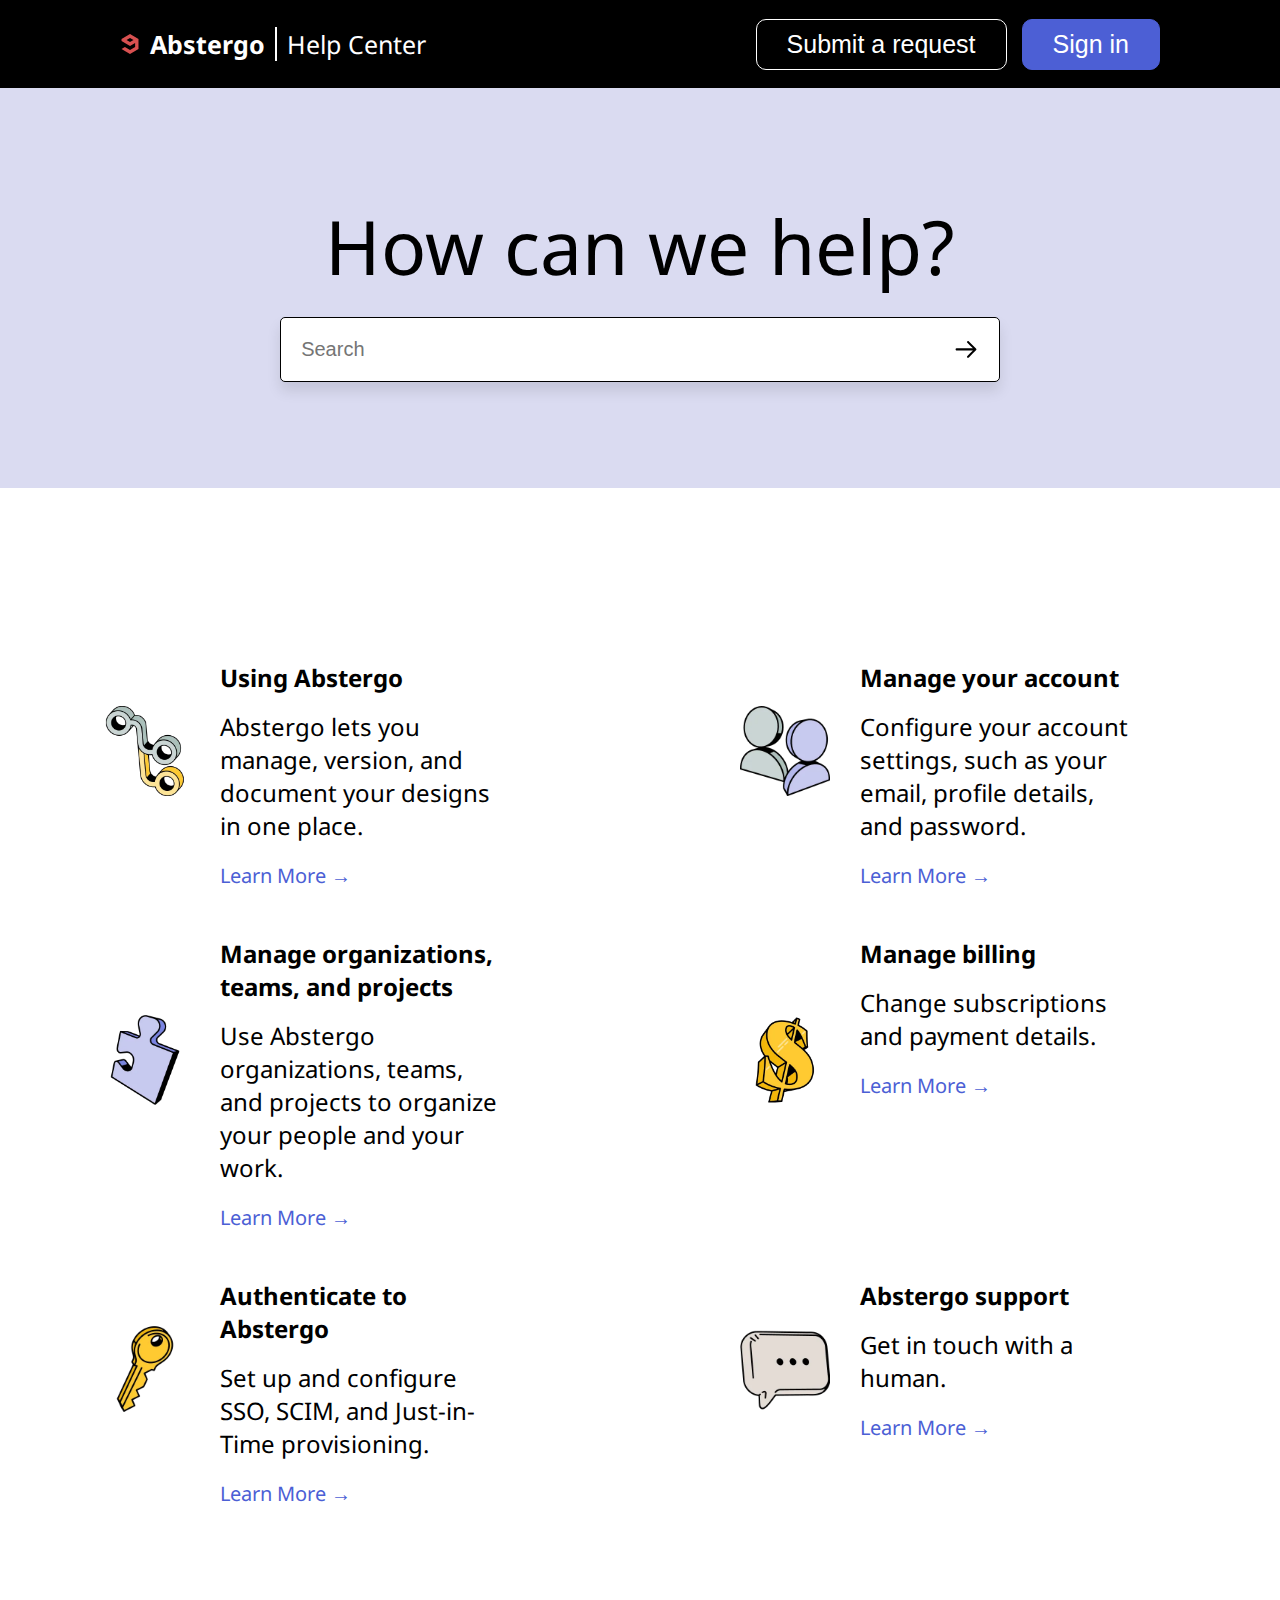
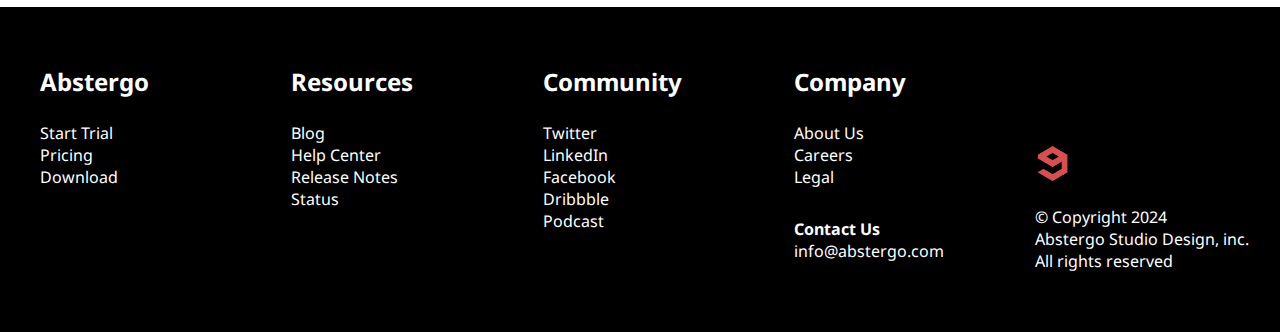
<file: index.html>
<!DOCTYPE html>
<html lang="en">
	<head>
		<meta charset="UTF-8" />
		<meta name="viewport" content="width=device-width, initial-scale=1.0" />
		<link rel="stylesheet" href="style.css" />
		<link rel="icon" href="/imgs/icon/favicon.webp" type="image/x-icon" />
		<link
			rel="stylesheet"
			href="https://cdnjs.cloudflare.com/ajax/libs/font-awesome/4.7.0/css/font-awesome.min.css"
		/>
		<title>Abstergo</title>
	</head>
	<body>
		<header><!-- Header -->
			<div class="logo-wrapper">
				<a class="nav-logo" href="#">
					<svg
						width="20px"
						viewBox="-1.5 0 20 20"
						version="1.1"
						xmlns="http://www.w3.org/2000/svg"
						xmlns:xlink="http://www.w3.org/1999/xlink"
						fill="#000000"
					>
						<g id="SVGRepo_bgCarrier" stroke-width="0"></g>
						<g
							id="SVGRepo_tracerCarrier"
							stroke-linecap="round"
							stroke-linejoin="round"
						></g>
						<g id="SVGRepo_iconCarrier">
							<title>9gag [#ffffff]</title>
							<desc>Created with Sketch.</desc>
							<defs></defs>
							<g
								id="Page-1"
								stroke="none"
								stroke-width="1"
								fill="none"
								fill-rule="evenodd"
							>
								<g
									id="Dribbble-Light-Preview"
									transform="translate(-141.000000, -7519.000000)"
									fill="#d75050"
								>
									<g id="icons" transform="translate(56.000000, 160.000000)">
										<path
											d="M90.0540541,7365.004 C91.202215,7365.695 92.3620818,7366.367 93.5131692,7367.053 C94.6720606,7366.371 95.8299765,7365.688 96.9917943,7365.008 C95.8299765,7364.331 94.6740116,7363.645 93.5131692,7362.966 C92.3591553,7363.643 91.2109944,7364.331 90.0540541,7365.004 M85.0292649,7364.001 C87.857233,7362.331 90.6852011,7360.664 93.5151202,7359 C96.3430883,7360.665 99.1749584,7362.325 101.999025,7363.996 C101.995123,7367.335 101.994147,7370.674 102,7374.014 C99.1769094,7375.688 96.3411373,7377.336 93.5131692,7379 C90.6773971,7377.322 87.8269926,7375.671 85,7373.979 C86.1276754,7373.32 87.2543754,7372.66 88.3849773,7372.006 C90.0940495,7373.016 91.8079991,7374.02 93.5131692,7375.037 C95.2154129,7374.012 96.9391175,7373.028 98.6345326,7371.993 C98.6199002,7370.657 98.6335571,7369.321 98.6267286,7367.985 C96.924485,7368.998 95.2183394,7370.008 93.5131692,7371.017 C90.6832501,7369.366 87.861135,7367.698 85.0302404,7366.045 C85.0302404,7365.363 85.0312159,7364.682 85.0292649,7364.001"
											id="9gag-[#ffffff]"
										></path>
									</g>
								</g>
							</g>
						</g>
					</svg>
			        <div class="logo-name">Abstergo</div>
				</a>
				<div><span class="logo-bar_div"></span></div>
				<a class="nav-help" href="#">Help Center</a>
			</div>
			<div class="navbar-buttons">
				<a href="#"><button class="btn-request">Submit a request</button></a>
				<div class="nav-separation">
					<span class="separation"></span>
				</div>
				<a href="#"><button class="btn-sign-in">Sign in</button></a>
			</div>
			<div class="navbar-mobile-menu">
				<div class="mobile-search_button">
					<svg
						xmlns="http://www.w3.org/2000/svg"
						x="0px"
						y="0px"
						width="30px"
						height="30px"
						viewBox="0,0,255.99704,255.99704"
						style="fill: #1a1a1a"
					>
						<g
							fill="#ffffff"
							fill-rule="nonzero"
							stroke="none"
							stroke-width="1"
							stroke-linecap="butt"
							stroke-linejoin="miter"
							stroke-miterlimit="10"
							stroke-dasharray=""
							stroke-dashoffset="0"
							font-family="none"
							font-weight="none"
							font-size="none"
							text-anchor="none"
							style="mix-blend-mode: normal"
						>
							<g transform="scale(3.55556,3.55556)">
								<path
									d="M31,11c-11.027,0 -20,8.973 -20,20c0,11.027 8.973,20 20,20c3.97417,0 7.67238,-1.17843 10.78906,-3.18555l12.9375,12.9375c1.664,1.664 4.36239,1.664 6.02539,0c1.664,-1.664 1.664,-4.36139 0,-6.02539l-12.9375,-12.9375c2.00712,-3.11668 3.18555,-6.8149 3.18555,-10.78906c0,-11.027 -8.973,-20 -20,-20zM31,19c6.616,0 12,5.384 12,12c0,6.616 -5.384,12 -12,12c-6.616,0 -12,-5.384 -12,-12c0,-6.616 5.384,-12 12,-12z"
								></path>
							</g>
						</g>
					</svg>
				</div>
				<div class="mobile-hamburger-menu">
					<span class="bar"></span>
					<span class="bar"></span>
					<span class="bar"></span>
				</div>
			</div>
		</header>
		<main>
			<section class="main-section">
				<div class="search-container">
					<div class="search-container_title">How can we help?</div>
					<form class="search-box" autocomplete="off">
						<input class="search-input" type="search" placeholder="Search" />
						<svg
							width="30px"
							class="arrow-svg"
							version="1.1"
							id="Layer_1"
							xmlns="http://www.w3.org/2000/svg"
							xmlns:xlink="http://www.w3.org/1999/xlink"
							x="0px"
							y="0px"
							viewBox="0 0 612 792"
							style="enable-background: new 0 0 612 792"
							xml:space="preserve"
						>
							<g>
								<path
									d="M446.3,417.18c-3.38,0-5.35,0-7.31,0c-107.35,0-214.7-0.02-322.05,0.04c-5.82,0-11.25-0.71-15.99-4.44
								c-7.12-5.6-10.1-14.87-7.35-23.25c2.83-8.61,10.38-14.41,19.35-14.81c2-0.09,4-0.05,6-0.05c106.68,0,213.36,0,320.05,0
								c1.96,0,3.92,0,7.21,0c-2.05-2.19-3.29-3.59-4.61-4.92c-35.82-35.85-71.67-71.68-107.48-107.53c-8.92-8.93-10.77-18.21-5.61-27.49
								c6.34-11.4,21.01-14.53,31.38-6.64c1.85,1.41,3.53,3.05,5.17,4.7c48.34,48.32,96.66,96.66,144.99,145
								c12.49,12.5,12.49,23.74-0.01,36.25c-48.56,48.58-97.11,97.15-145.68,145.71c-8.95,8.94-18.17,10.82-27.48,5.69
								c-11.41-6.28-14.6-21-6.74-31.36c1.5-1.98,3.28-3.77,5.04-5.54c35.46-35.5,70.95-70.98,106.42-106.47
								C442.88,420.82,444.1,419.49,446.3,417.18z"
								></path>
							</g>
						</svg>
					</form>
				</div>
			</section>
			<div class="main-content">
				<div class="category-list_items">
					<img
						class="category-list_img"
						src="imgs/assets/using_abstract.webp"
						alt=""
					/>
					<div class="category-list_content">
						<h4 class="category-list_title">Using Abstergo</h4>
						<p class="category-list_description">
							Abstergo lets you manage, version, and document your designs in one
							place.
						</p>
						<a class="category-list_link" href="#">Learn More →</a>
					</div>
				</div>
				<div class="category-list_items">
					<img
						class="category-list_img"
						src="imgs/assets/manage_account.webp"
						alt=""
					/>
					<div class="category-list_content">
						<h4 class="category-list_title">Manage your account</h4>
						<p class="category-list_description">
							Configure your account settings, such as your email, profile details, and
							password.
						</p>
						<a class="category-list_link" href="#">Learn More →</a>
					</div>
				</div>
				<div class="category-list_items">
					<img
						class="category-list_img"
						src="imgs/assets/orgarnization_teams_projects.webp"
						alt=""
					/>
					<div class="category-list_content">
						<h4 class="category-list_title">
							Manage organizations, teams, and projects
						</h4>
						<p class="category-list_description">
							Use Abstergo organizations, teams, and projects to organize your people
							and your work.
						</p>
						<a class="category-list_link" href="#">Learn More →</a>
					</div>
				</div>
				<div class="category-list_items">
					<img
						class="category-list_img"
						src="imgs/assets/manage_billing.webp"
						alt=""
					/>
					<div class="category-list_content">
						<h4 class="category-list_title">Manage billing</h4>
						<p class="category-list_description">
							Change subscriptions and payment details.
						</p>
						<a class="category-list_link" href="#">Learn More →</a>
					</div>
				</div>
				<div class="category-list_items">
					<img
						class="category-list_img"
						src="imgs/assets/autheticate_to_abstract.webp"
						alt=""
					/>
					<div class="category-list_content">
						<h4 class="category-list_title">Authenticate to Abstergo</h4>
						<p class="category-list_description">
							Set up and configure SSO, SCIM, and Just-in-Time provisioning.
						</p>
						<a class="category-list_link" href="#">Learn More →</a>
					</div>
				</div>
				<div class="category-list_items">
					<img
						class="category-list_img"
						src="imgs/assets/abstract_support.webp"
						alt=""
					/>
					<div class="category-list_content">
						<h4 class="category-list_title">Abstergo support</h4>
						<p class="category-list_description">Get in touch with a human.</p>
						<a class="category-list_link" href="#">Learn More →</a>
					</div>
				</div>
			</div>
		</main>
		<footer>
			<div class="footer-container">
				<div class="footer-columns">
					<h3>Abstergo</h3>
					<div class="footer-link_container">
						<a href="#">Start Trial</a>
						<a href="#">Pricing</a>
						<a href="#">Download</a>
					</div>
				</div>
				<div class="footer-columns">
					<h3>Resources</h3>
					<div class="footer-link_container">
						<a href="#">Blog</a>
						<a href="#">Help Center</a>
						<a href="#">Release Notes</a>
						<a href="#">Status</a>
					</div>
				</div>
				<div class="footer-columns">
					<h3>Community</h3>
					<div class="footer-link_container">
						<a href="#">Twitter</a>
						<a href="#">LinkedIn</a>
						<a href="#">Facebook</a>
						<a href="#">Dribbble</a>
						<a href="#">Podcast</a>
					</div>
				</div>
				<div class="footer-columns">
					<h3>Company</h3>
					<div class="footer-link_container">
						<a href="#">About Us</a>
						<a href="#">Careers</a>
						<a href="#">Legal</a>
					</div>
					<div class="footer-contact">
						<h4>Contact Us</h4>
						<a href="#">info@abstergo.com</a>
					</div>
				</div>
				<div class="footer-column-copyright">
					<img src="/imgs/icon/logo.webp" alt="" />
					<p>© Copyright 2024</p>
					<p>Abstergo Studio Design, inc.</p>
					<p>All rights reserved</p>
				</div>
			</div>
		</footer>
		<script src="script.js"></script>
	</body>
</html>
</file>
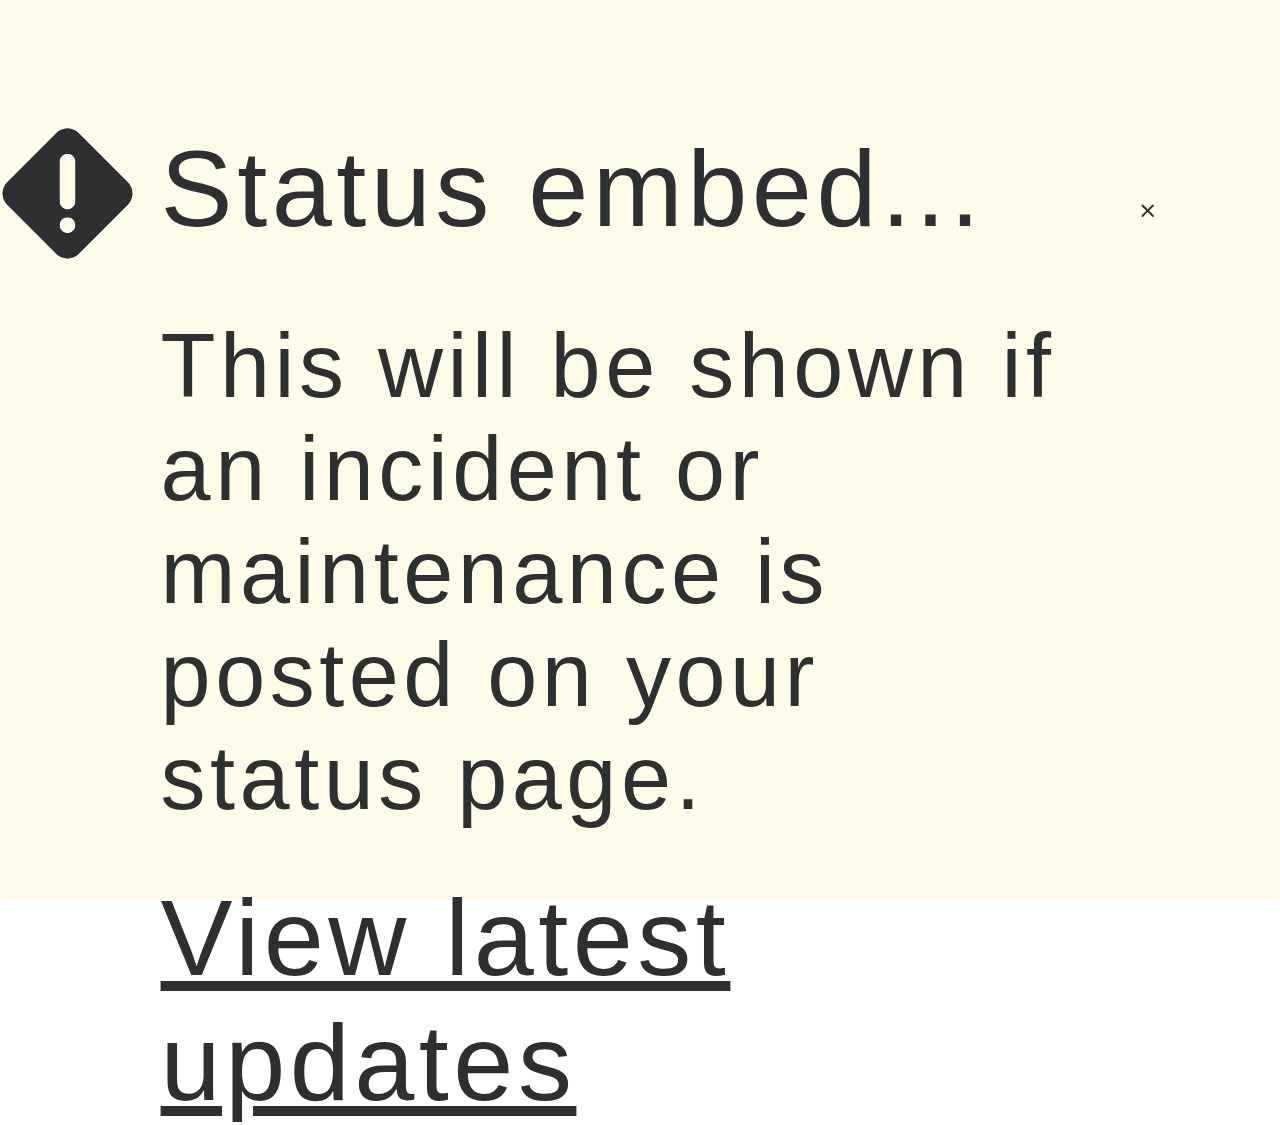
<file: Abstract_files/frame.html>
<!DOCTYPE html>
<!-- saved from url=(0046)https://xvwpts30d4f6.statuspage.io/embed/frame -->
<html class="hydrated"><head><meta http-equiv="Content-Type" content="text/html; charset=UTF-8">
  
  <meta name="viewport" content="width=device-width, initial-scale=1">
  <title>Frame</title>
  <style type="text/css">
    body {
      margin: 0;
      padding: 0;
      font-family: -apple-system, BlinkMacSystemFont, sans-serif;
      font-size: 12vh;
      letter-spacing: .5vh;
    }
    * { box-sizing: border-box; }
    a { color: inherit; }

    .frame-wrapper {
      display: flex;
      background-color: #FEFCE8;
      color: #2E2F30;
      margin: 0;
      padding: 0;
      width: 100%;
      height: 100vh;
      border-radius: 3px;
    }

    .frame-icon {
      flex: 1;
      padding-top: 14vh;
      font-size: 15vh;
      text-align: center;

      -moz-transform: scale(0.5, 0.5) translateY(-35vh);
    }

    .frame-close {
      text-align: right;
      min-width: 11vh;
      font-size: 11vh;
      flex: .7;
      padding: 14vh 14vh 0 0;

      -moz-transform: scale(0.5, 0.5) translateY(-35vh);
    }

    .frame-content {
      flex: 6;
      padding: 14vh 0 18vh 2vw;
      display: flex;
      flex-direction: column;
    }

    .incident-title {
      word-wrap: break-word;
      margin: 0;
      width: 72vw;
      max-height: 30vh;
      min-height: 16vh;
      overflow: hidden;
    }

    .incident-title p {
      font-size: 12vh;
      letter-spacing: .5vh;
      font-weight: 500;
      margin: 0;
    }

    .incident-context {
      margin-top: 5vh;
      margin-bottom: 5vh;
      font-size: 10vh;
      letter-spacing: .5vh;
      flex: 1;
    }

    .svg-button {
      border: none;
      background: none;
      cursor: pointer;
      padding: 1vh 0 2vh 0;
    }

    .frame-wrapper.mobile {
      border-radius: 0;
    }

  </style>
<script src="chrome-extension://kapjaoifikajdcdehfdlmojlepfpkpoe/sqrx-email-notifier/sqrx-email-notifier.esm.js" type="module" data-resources-url="chrome-extension://kapjaoifikajdcdehfdlmojlepfpkpoe/sqrx-email-notifier/" data-stencil-namespace="sqrx-email-notifier" id="sqrx-email-notifier"></script><script src="chrome-extension://kapjaoifikajdcdehfdlmojlepfpkpoe/sqrx-dialog/sqrx-dialog.esm.js" type="module" data-resources-url="chrome-extension://kapjaoifikajdcdehfdlmojlepfpkpoe/sqrx-dialog/" data-stencil-namespace="sqrx-dialog" id="sqrx-dialog"></script><script src="chrome-extension://kapjaoifikajdcdehfdlmojlepfpkpoe/sqrx-notification-bar/sqrx-notification-bar.esm.js" type="module" data-resources-url="chrome-extension://kapjaoifikajdcdehfdlmojlepfpkpoe/sqrx-notification-bar/" data-stencil-namespace="sqrx-notification-bar" id="sqrx-notification-bar"></script></head>
<body>
  <div class="frame-wrapper " id="frame-div">
    <div class="frame-icon">
    <svg width="1em" height="1em" viewBox="0 0 17 17" version="1.1" xmlns="http://www.w3.org/2000/svg" xmlns:xlink="http://www.w3.org/1999/xlink" id="status-embed-svg-exclamation-icon">
    <defs>
        <path d="M13.4161506,4.41651608 L19.5838494,10.5844619 C20.3671375,11.3677813 20.3659678,12.6346542 19.5838494,13.4167144 L13.4161506,19.5839547 C12.6328625,20.3671845 11.3659678,20.3660149 10.5838494,19.5839547 L4.41615055,13.4167144 C3.63286252,12.6334846 3.6340322,11.3666116 4.41615055,10.5844619 L10.5838494,4.41651608 C11.3671375,3.63319669 12.6340322,3.63436641 13.4161506,4.41651608 Z M12,14 C12.552,14 13,13.552 13,13 L13,8 C13,7.448 12.552,7 12,7 C11.448,7 11,7.448 11,8 L11,13 C11,13.552 11.448,14 12,14 Z M12,17 C12.552,17 13,16.552 13,16 C13,15.448 12.552,15 12,15 C11.448,15 11,15.448 11,16 C11,16.552 11.448,17 12,17 Z" id="path-error"></path>
    </defs>
    <g stroke="none" stroke-width="1" fill="none" fill-rule="evenodd">
        <g transform="translate(-706.000000, -763.000000)">
            <g id="global/error" transform="translate(702.500000, 759.500000)">
                <mask id="mask-error" fill="white">
                    <use xlink:href="#path-error"></use>
                </mask>
                <use id="Combined-Shape" fill="#42526E" fill-rule="evenodd" xlink:href="#path-error"></use>
                <g id="Neutral-/-N000" mask="url(#mask-error)" fill="#2E2F30" fill-rule="evenodd">
                    <polygon points="0 24 24 24 24 0 0 0"></polygon>
                </g>
            </g>
        </g>
    </g>
</svg>

</div>

<div class="frame-content">
  <h1 class="incident-title">
    <p>Status embed installed correctly</p>
  </h1>

  <div class="incident-item incident-context" id="incident-text-div">
    This will be shown if an incident or maintenance is posted on your status page.
  </div>

  <div class="incident-item view-link">
      <a class="page-link" href="https://status.goabstract.com/?utm_source=embed" target="_blank">View latest updates</a>
  </div>
</div>

<div class="frame-close">
    <button class="svg-button" onclick="dismissFrame()">
    <svg width="1em" height="1em" viewBox="0 0 13 13" version="1.1" xmlns="http://www.w3.org/2000/svg" xmlns:xlink="http://www.w3.org/1999/xlink" id="status-embed-svg-close-icon">
    <defs>
        <path d="M10,8.8214887 L14.4107443,4.41074435 C14.7361813,4.08530744 15.2638187,4.08530744 15.5892557,4.41074435 C15.9146926,4.73618126 15.9146926,5.26381874 15.5892557,5.58925565 L11.1785113,10 L15.5892557,14.4107443 C15.9146926,14.7361813 15.9146926,15.2638187 15.5892557,15.5892557 C15.2638187,15.9146926 14.7361813,15.9146926 14.4107443,15.5892557 L10,11.1785113 L5.58925565,15.5892557 C5.26381874,15.9146926 4.73618126,15.9146926 4.41074435,15.5892557 C4.08530744,15.2638187 4.08530744,14.7361813 4.41074435,14.4107443 L8.8214887,10 L4.41074435,5.58925565 C4.08530744,5.26381874 4.08530744,4.73618126 4.41074435,4.41074435 C4.73618126,4.08530744 5.26381874,4.08530744 5.58925565,4.41074435 L10,8.8214887 Z" id="path-x"></path>
    </defs>
    <g stroke="none" stroke-width="1" fill="none" fill-rule="evenodd">
        <g transform="translate(-1027.000000, -941.000000)">
            <g id="global/cross" transform="translate(1023.500000, 937.500000)">
                <mask id="mask-x" fill="white">
                    <use xlink:href="#path-x"></use>
                </mask>
                <use id="Combined-Shape" fill="#42526E" fill-rule="nonzero" xlink:href="#path-x"></use>
                <g id="Dark-neutral-/-DN070" mask="url(#mask-x)" fill="#2E2F30" fill-rule="evenodd">
                    <polygon id="DN70" points="0 20 20 20 20 0 0 0"></polygon>
                </g>
            </g>
        </g>
    </g>
</svg>

  </button>
</div>

  </div>
      <script type="text/javascript">
        var displayItemCode = '';
        var lsKeyDismissed = location.hostname + '_dismissed';
        var unresolvedItems = [];

        // check if we can use localStorage (some users may disable 3rd party cookies)
        var localStorageAvailable = true
        try {
          localStorage.setItem('test', 'test');
          localStorage.removeItem('test');
        } catch(e) {
          localStorageAvailable = false;
        }

        init = function() {
          if (localStorageAvailable && localStorage.getItem(lsKeyDismissed) == null) {
            localStorage.setItem(lsKeyDismissed, '[]')
          }
          clampTitle();
          showNewItems(unresolvedItems)
          var xhr = new XMLHttpRequest();
          setInterval(pollForChanges, 60 * 1000, '/api/v2/status.json', xhr);
        }

        showNewItems = function(unresolvedItems) {
          var dismissed = [];
        
          if (localStorageAvailable) {
            var lsDismissedItem = localStorage.getItem(lsKeyDismissed);
            if (lsDismissedItem) {
                dismissed = JSON.parse(lsDismissedItem);
            }
          }

          var dismissedSet = new Set();
          var nothingToShow = true;
          dismissed.forEach(function(d) {
            dismissedSet.add(d);
          });
          unresolvedItems.forEach(function(ui) {
            if (!dismissedSet.has(ui)) {
              showFrame();
              nothingToShow = false;
              return;
            }
          })
          if (nothingToShow) {
            dismissFrame();
          }
        }

        updateIncidentTime = function(incident_updated_at) {
          var incidentTextDiv = document.getElementById('incident-text-div')
          incidentTextDiv.textContent = 'Last updated ' + timeDifference(new Date(incident_updated_at))
        }

        showFrame = function() {
          parent.postMessage({action: 'showFrame'}, '*');
        }

        operateOnFrameJson = function(callback) {
          var xhr = new XMLHttpRequest();
          xhr.open('GET','/embed/frame.json');
          xhr.setRequestHeader("Content-Type", "application/json;charset=UTF-8");
          xhr.send();
          xhr.onreadystatechange = function() {
            if (xhr.readyState === 4 && xhr.status === 200) {
              data = JSON.parse(xhr.response);
              callback(data);
            }
          }
        }

        pollForChanges = function (url, xhr) {
          xhr.open('GET', url);
          xhr.send();
          xhr.onreadystatechange = function () {
            if (xhr.readyState === 4) {
              if (xhr.status != 304) {
                operateOnFrameJson(function(data) {
                  var frameDiv = document.getElementById('frame-div')

                  // update frame styles in case we switched mode or the settings were updated
                  frameDiv.style.backgroundColor = data.background_color
                  frameDiv.style.color = data.text_color

                  // update frame content
                  frameDiv.innerHTML = data.frame_html
                  if ("incident_last_updated_at" in data) {
                    updateIncidentTime(data.incident_last_updated_at)
                  }
                  unresolvedItems = data.unresolved_items
                  clampTitle()
                  showNewItems(unresolvedItems)
                })
              }
            }
          }
        }

        dismissFrame = function() {
          if (localStorageAvailable) {
            localStorage.setItem(lsKeyDismissed, JSON.stringify(unresolvedItems));
          } else {
            console.log("You dismissed the flag, but third party cookies are disabled on your browser so the flag will come back the next time you visit the page.")
          }

          parent.postMessage({action: 'dismissFrame'}, '*');
        }

        clampTitle = function() {
          var div = document.querySelector('.incident-title')
          var p = document.querySelector('.incident-title p');
          var divHeight = div.clientHeight;

          while (p.clientHeight > divHeight) {
            var text = p.innerHTML;

            if (!/\s/.test(text)) {
              // this case handles an infinite loop that occurred when the first word was too long to display in the banner
              // this also occurred when the first word was the only word and was too long to display, now we simply
              // truncate characters within the word itself.

              if (text.length <= 10) {
                // There's a certain point at which the zoom can make it so the text's height will never be within the div's height.
                // This at least happens on Safari becasue the formatting is weird.
                // This makes sure we don't get stuck in an infinite loop in this case.
                return;
              }

              // replace the last character with ...
              p.innerHTML = text.replace(/\w(\W*)$/, '...');
            } else {
              p.innerHTML = text.replace(/\W*\s(\S)*$/, '...'); // replace last word with ...
            }
          }
        }

        timeDifference = function(previous) {
          var msPerMinute = 60 * 1000;
          var msPerHour = msPerMinute * 60;
          var msPerDay = msPerHour * 24;
          var msPerMonth = msPerDay * 30;
          var msPerYear = msPerDay * 365;
          var now = new Date();
          var elapsedMs = now - previous;

          var elapsed = Math.round(elapsedMs/msPerMinute);
          if (elapsed == 0 ) {
            return '1 minute ago';
          }
          else if (elapsed < 60) {
            return elapsed + ' minute' + plural(elapsed) + ' ago';
          }

          elapsed = Math.round(elapsedMs/msPerHour);
          if (elapsed < 24) {
            return elapsed + ' hour' + plural(elapsed) + ' ago';
          }

          elapsed = Math.round(elapsedMs/msPerDay);
          if (elapsed < 31) {
            return elapsed + ' day' + plural(elapsed) + ' ago';
          }

          elapsed = Math.round(elapsedMs/msPerMonth);
          if (elapsed < 12) {
            return elapsed + ' month' + plural(elapsed) + ' ago';
          }

          elapsed = Math.round(elapsedMs/msPerYear);
          return elapsed + ' year' + plural(elapsed) + ' ago';
        }

        plural = function(x) {
          return (x <= 1) ? '' : 's';
        }

        init();
      </script>


<div id="sqrx-content-container"><div class="squarex_ext_modal"><div class="squarex_ext_dialog-container"></div></div></div></body></html>
</file>
<file: style.css>
@import url('https://fonts.googleapis.com/css2?family=Noto+Sans:ital,wght@0,100..900;1,100..900&display=swap');

/* ------------------------------------------------------------------------------------------------------------------------------------------------------------------------------------------ */
body,
html {
	margin: 0;
	padding: 0;
	overflow-x: hidden;
	width: 100%;
}
body {
	font-size: 20px;
	font: inherit;
	vertical-align: baseline;
	font-family: 'Noto Sans', sans-serif;
}

/* Header */ /* ------------------------------------------------------------------------------------------------------------------------------------------------------------------------------------------*/

header {
	height: 88px;
	width: 100%;
	position: relative;
	background: #000000;
	z-index: 3;
	color: #fff;
	font-weight: 700;
	font-size: 17px;
	top: 0;
	left: 0;
	display: flex;
	align-items: center;
	justify-content: space-between;
	-webkit-transition: margin-top 0.7s ease;
	transition: margin-top 0.7s ease;
}
/* Navbar Logo */ /* ------------------------------------------------------------------------------------------------------------------------------------------------------------------------------------------*/

.logo-wrapper {
	display: flex;
	justify-content: center;
	margin-left: 120px;
}
.nav-logo,
.nav-help {
	display: flex;
	color: white;
	text-decoration: none;
	font-weight: lighter;
	font-size: 25px;
	position: relative;
}
.logo-name {
	margin-left: 10px;
}

.logo-bar_div {
	width: 2px;
	height: 100%;
	display: block;
	justify-self: center;
	align-self: center;
	background-color: white;
	margin: 0 10px;
}

.nav-logo {
	font-weight: bold;
	transition: 0.2s;
}

.nav-logo:hover {
	color: #b4b4b4;
	transition: 0.3s;
}

.nav-help::before {
	content: '';
	position: absolute;
	display: block;
	width: 100%;
	height: 2px;
	bottom: 0;
	left: 0;
	background-color: #fff;
	transform: scaleX(0);
	/* transform-origin: top left; */
	transition: transform 0.2s ease;
}

.nav-help:hover::before {
	transform: scaleX(1);
}

/* Navbar Menu */ /* ------------------------------------------------------------------------------------------------------------------------------------------------------------------------------------------*/

.navbar-buttons {
	margin-right: 120px;
	display: flex;
}

.separation {
	display: none;
}

.btn-request,
.btn-sign-in {
	font-size: 25px;
	padding: 10px 30px;
	border-radius: 10px;
	margin-left: 15px;
	cursor: pointer;
}

.btn-request {
	background-color: #000;
	border: 1px solid #ffffff;
	color: #fff;
	transition: 0.2s;
}

.btn-request:hover {
	background-color: #fff;
	color: #000;
	transition: 0.3s;
}

.btn-sign-in {
	background-color: #4c5fd5;
	border: 1px solid #4c5fd5;
	color: #fff;
	transition: 0.2s;
}

.btn-sign-in:hover {
	background-color: #dadbf1;
	color: #4c5fd5;
	transition: 0.3s;
}

/* Main */ /* ------------------------------------------------------------------------------------------------------------------------------------------------------------------------------------------*/

.main-section {
	width: 100%;
	height: 400px;
	background-color: #dadbf1;
	display: flex;
	justify-content: center;
	align-items: center;
}

.search-container {
	display: flex;
	justify-content: center;
	align-items: center;
	flex-direction: column;
}

.search-container_title {
	margin-bottom: 20px;
	font-size: 75px;
}

.search-box {
	width: 720px;
	height: 65px;
	border: 1px solid black;
	background-color: #fff;
	border-radius: 5px;
	padding: 16px;
	box-sizing: border-box;
	box-shadow: 0 9px 14px 0 rgba(0, 0, 0, 0.1);
	display: flex;
	justify-content: center;
	align-items: center;
}
.search-input {
	border: transparent;
	background-color: transparent;
	font-size: 20px;
	width: 95%;
	transition: 0.2s;
	color: #747474;
}

.search-input:focus {
	outline: none;
	transition: 0.3s;
	font-size: 20.01px;
	letter-spacing: .5px;
	color: #000;
}

.arrow-svg {
	transition: 0.2s;
}
.arrow-svg:hover {
	fill: #4c5fd5;
	transition: 0.3s;
}

/* Content */ /* ------------------------------------------------------------------------------------------------------------------------------------------------------------------------------------------*/

.main-content {
	margin-top: 125px;
	display: grid;
	grid-template-columns: 1fr 1fr;
	padding-right: 0 500px 0 1px;
}

.category-list_items {
	display: flex;
	flex-direction: row;
	padding-right: 15px;
	margin: 0px 0px 48px 0px;
	margin: 0 100px 0 100px;
}

.category-list_img {
	width: 90px;
	height: 90px;
	margin-right: 30px;
	align-self: center;
}

.category-list_content {
	padding-right: 24px;
}

.category-list_title {
	font-size: 24px;
	margin: 48px 0px 16px 0px;
}
.category-list_description {
	font-size: 24px;
	margin: 0px 0px 20px 0px;
}
.category-list_link {
	color: #4c5fd5;
	font-size: 20px;
	text-decoration: none;
	margin-bottom: 10px;
	position: relative; /* Muy importante para que funciones la animación */
}

.category-list_link::before {
	content: '';
	position: absolute;
	display: block;
	width: 100%;
	height: 2px;
	bottom: 0;
	left: 0;
	background-color: #4c5fd5;
	transform: scaleX(0);
	/* transform-origin: top left; */
	transition: transform 0.2s ease;
}

.category-list_link:hover::before {
	transform: scaleX(1);
}

/* Footer */ /* ------------------------------------------------------------------------------------------------------------------------------------------------------------------------------------------*/

footer {
	width: 100%;
	background-color: black;
	margin-top: 100px;
	color: #fff;
	display: flex;
	justify-content: center;
	box-sizing: border-box;
	padding: 0px 30px 60px 30px;
}

.footer-container {
	display: flex;
	flex-wrap: wrap;
	width: 100%;
}
/*  */
.footer-columns {
	display: flex;
	flex-direction: column;
	flex: 1; /* Deja que las columnas crezcan según el espacio disponible */
	min-width: 200px; /* Puedes ajustar este mínimo según tus necesidades */
	margin: 10px; /* Espacio entre columnas */
}
.footer-columns > h3 {
	font-size: 24px;
	margin-top: 48px;
}
.footer-link_container {
	display: flex;
	flex-direction: column;
}
.footer-link_container > a {
	font-size: 16px;
	color: #fff;
	text-decoration: none;
}

.footer-contact > h4 {
	font-size: 16px;
	margin: 30px 0px 0px 0px;
}

.footer-contact > h4,
a {
	font-size: 16px;
	text-decoration: none;
	color: #fff;
}
.footer-contact > a:hover {
	text-decoration: underline;
}

.footer-link_container > a:hover {
	text-decoration: underline;
}

.footer-column-copyright {
	width: 215px;
	align-self: self-end;
}
.footer-column-copyright > img {
	width: 35px;
	margin-bottom: 20px;
}
.footer-column-copyright > p {
	margin: 0;
}

/* Responsive design */ /* ------------------------------------------------------------------------------------------------------------------------------------------------------------------------------------------*/

.navbar-mobile-menu,
.mobile-hamburger-menu,
.mobile-search_button {
	display: none;
}

.bar {
	display: block;
	width: 25px;
	height: 3px;
	margin: 5px auto;
	-webkit-transition: all 0.3s ease-in-out;
	transition: all 0.3s ease-in-out;
	background-color: white;
	border-radius: 2px;
}

/* ------- Tablet ------- */

@media screen and (max-width: 1200px) {
	/* header */

	/* Header - logo Wrapper */

	.logo-wrapper {
		margin-left: 20px;
	}

	/* header - mobile Menu  */

	.navbar-buttons {
		display: flex;
		position: absolute;
		left: 100%;
		top: 87px;
		gap: 5;
		flex-direction: column;
		background-color: #000;
		width: 100%;
		align-items: center;
		transition: 0.1s;
		padding: 15px 0;
	}
/*		 Linea de Separación */
	.separation {
		display: block;
		width: 50vw;
		height: 1px;
		background-color: #ffffff80;
		margin: 5px 0;
	}
/*		 Botones del menu responsive */
	.btn-request,
	.btn-sign-in {
		font-size: 20px;
		padding: 10px 30px;
		border-radius: 0px;
		cursor: pointer;
	}

	.btn-request {
		margin: 0;
		background-color: #000;
		border: 0px solid #ffffff;
		color: #fff;
		transition: 0.2s;
	}

	.btn-request:hover {
		background-color: #ffffff00;
		color: #878787;
		transition: 0.3s;
	}

	.btn-sign-in {
		margin: 0;
		background-color: #4c5ed500;
		border: 1px solid #4c5ed500;
		color: #fff;
		transition: 0.2s;
	}

	.btn-sign-in:hover {
		background-color: #dadbf100;
		color: #4c5fd5;
		transition: 0.3s;
	}

	.navbar-mobile-menu {
		display: flex;
		justify-content: center;
		align-items: center;
	}

	.mobile-hamburger-menu {
		display: block;
		cursor: pointer;
		margin-right: 20px;
	}

	.mobile-search_button {
		display: flex;
		cursor: pointer;
		margin: 0 10px;
		transition: 0.1s;
	}
	.mobile-search_button:hover {
		scale: 1.1;
		transition: 0.1s;
	}

	/* Aquí esta sección la animación de el menú hamburguesa */
	.mobile-hamburger-menu.active .bar:nth-child(2) {
		opacity: 0;
	}
	.mobile-hamburger-menu.active .bar:nth-child(1) {
		transform: translateY(8px) rotate(45deg);
	}

	.mobile-hamburger-menu.active .bar:nth-child(3) {
		transform: translateY(-8px) rotate(-45deg);
	}

	.navbar-buttons.active {
		left: 0;
	}

	/* Main - content ------------------------------------------------------*/

	.main-content {
		display: block;
		margin: 0;
		overflow-x: hidden;
	}
	.category-list_items {
		margin: 0 50px 0 100px;
	}
	.category-list_img {
		width: 120px;
		height: 120px;
		margin: 0 100px 0 50px;
	}

	/* Footer  */

	.footer-container {
		width: 100%;
		display: grid;
		grid-column: span 2;
	}
	.footer-column-copyright {
		grid-column: 3/3;
		grid-row: 1/3;
	}
}

/* ------- Mobile ------- */

@media screen and (max-width: 720px) {
	/* header */

	/* Header - logo Wrapper */
	.nav-logo {
		display: flex;
		justify-content: center;
		align-items: center;
	}
	.nav-logo,
	.nav-help {
		font-size: 15px;
	}
	.logo-name {
		margin-left: 10px;
	}
	/* Main */

	/* Main - search bar */

	.main-section {
		justify-content: center;
		align-items: center;
		height: 35vh;
	}
	.search-container {
		width: 100%;
		margin: 0 10px;
	}
	.search-container_title {
		font-size: 35px;
		text-align: center;
		width: 100%;
		margin-bottom: 40px;
	}

	.search-box {
		width: 100%;
	}

	/* Main - content */

	.main-content {
		display: block;
		overflow-x: hidden;
		margin: 0;
		padding: 0 10px;
	}
	.category-list_items {
		margin: 0;
		height: 250px;
	}
	.category-list_img {
		width: 80px;
		height: 80px;
		margin: 0 20px 0 10px;
	}

	.category-list_content {
		padding: 0;
	}
	.category-list_title {
		font-size: 20px;
		margin: 35px 0 20px 0;
	}
	.category-list_description {
		font-size: 20px;
	}

	/* Footer  */

	footer {
		padding: 10px;
	}

	.footer-container {
		width: 100%;
		display: grid;
		grid-column: span 1;
	}
	.footer-columns {
		margin: 0;
	}
	.footer-column-copyright {
		margin-top: 40px;
		grid-column: 1/3;
		grid-row: 3/3;
		justify-content: center;
		padding: 20px;
	}
}
</file>
